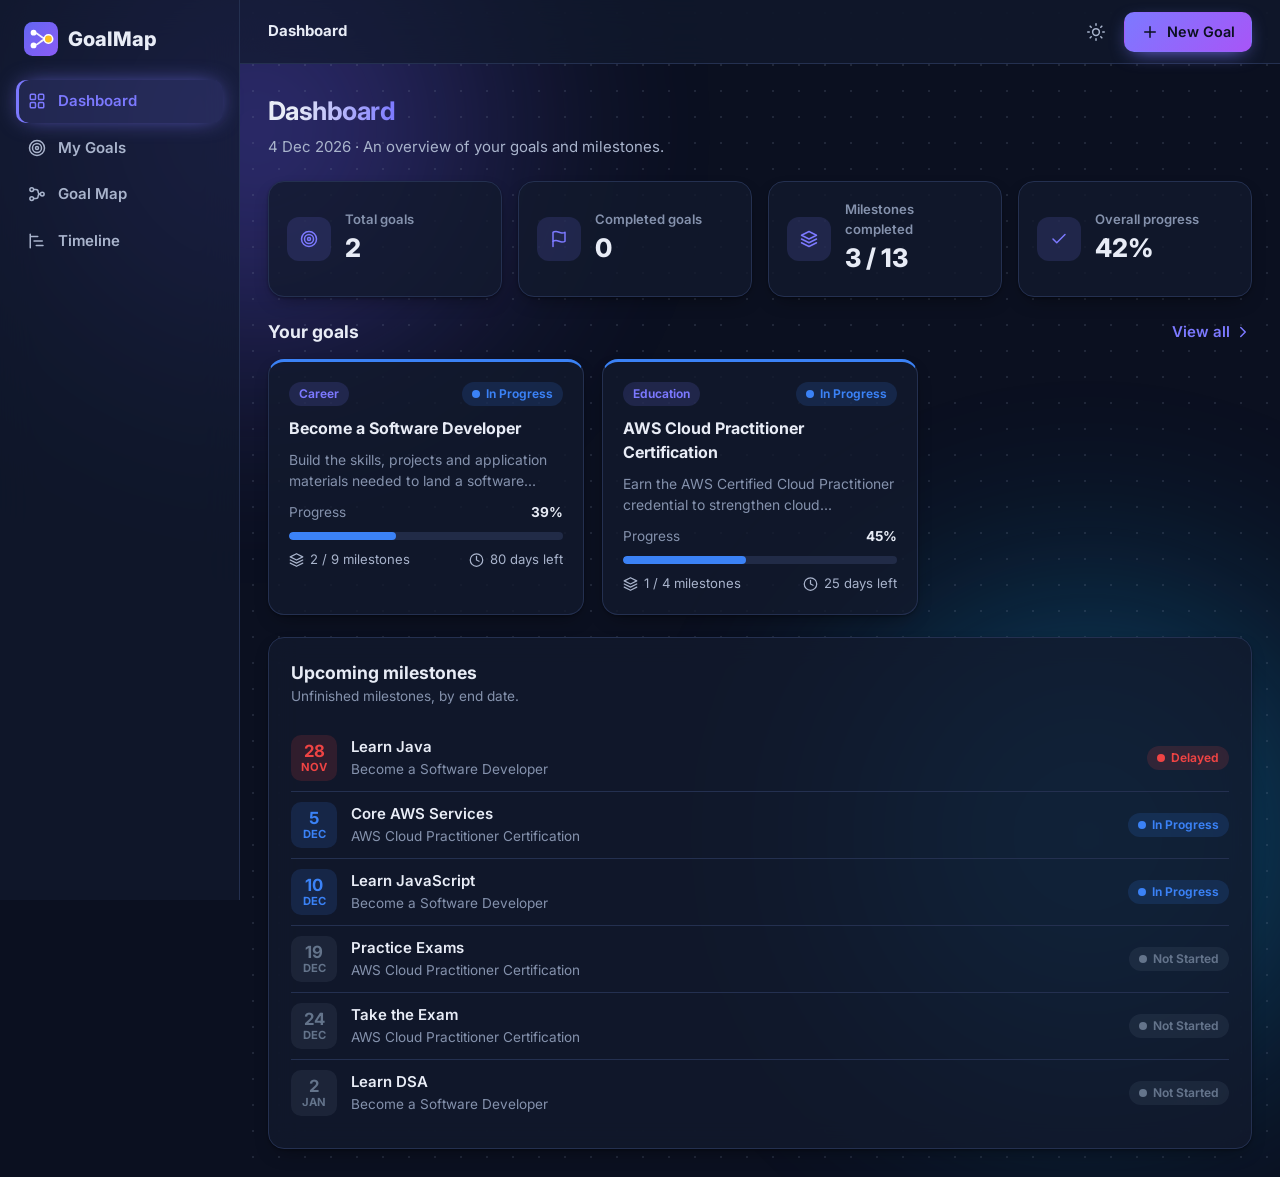
<file: index.html>
<!DOCTYPE html>
<html lang="en">
<head>
  <meta charset="UTF-8">
  <meta name="viewport" content="width=device-width, initial-scale=1">
  <title>Dashboard · GoalMap</title>
  <link rel="icon" type="image/svg+xml" href="assets/icons/logo.svg">
  <link rel="stylesheet" href="https://fonts.googleapis.com/css2?family=Inter:wght@400;600;700;800&display=swap">
  <link rel="stylesheet" href="css/style.css">
  <!-- Apply the saved theme before the page is drawn (dark by default) -->
  <script>document.documentElement.dataset.theme = localStorage.getItem('goalmap_theme') === 'light' ? 'light' : 'dark';</script>
</head>
<body data-page="dashboard">
  <aside class="sidebar" id="sidebar"></aside>
  <div class="main">
    <header class="topbar" id="topbar"></header>
    <main class="page" id="page"></main>
  </div>
  <script src="js/utils.js"></script>
  <script src="js/storage.js"></script>
  <script src="js/dependencies.js"></script>
  <script src="js/timeline.js"></script>
  <script src="js/goals.js"></script>
  <script src="js/app.js"></script>
</body>
</html>
</file>
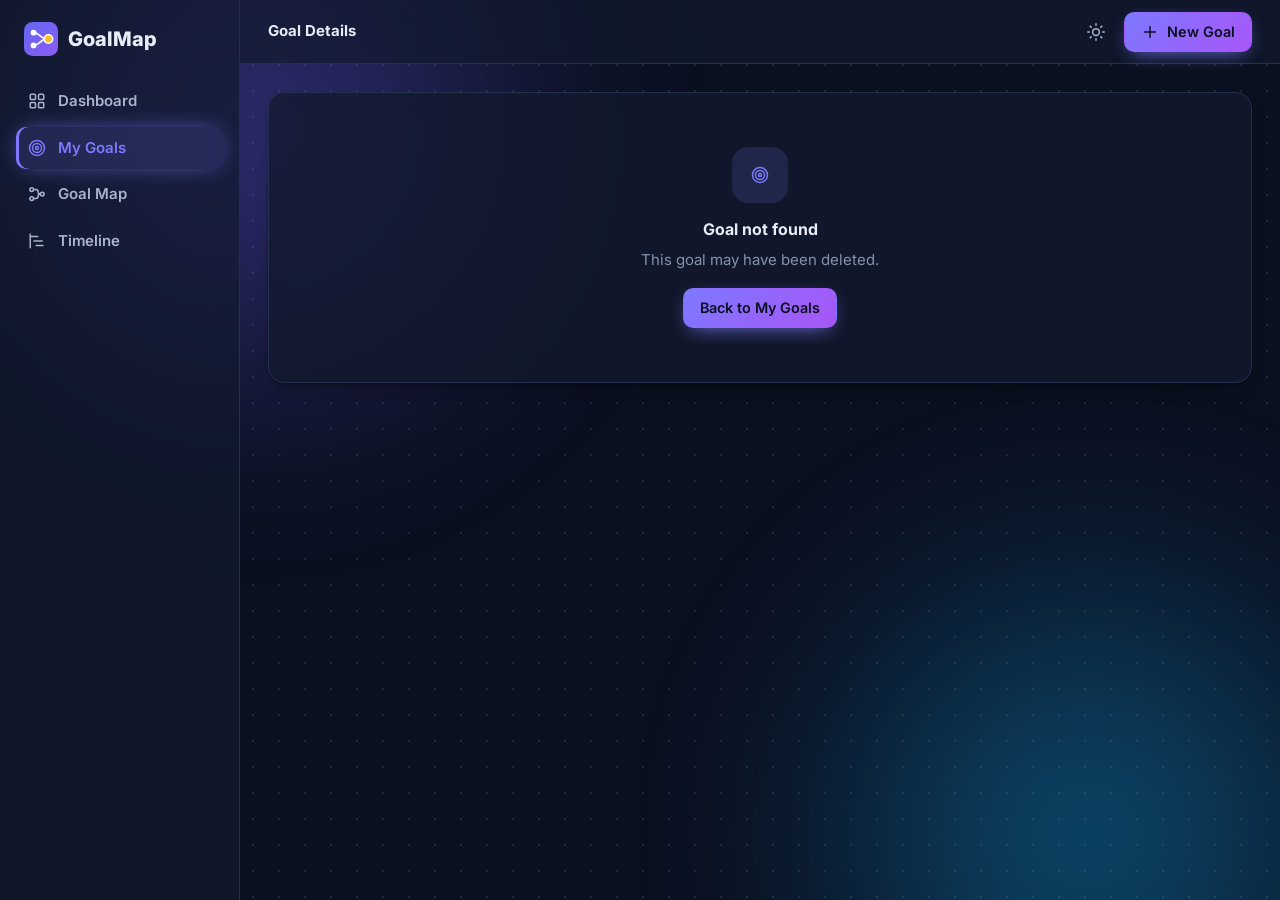
<file: goal-details.html>
<!DOCTYPE html>
<html lang="en">
<head>
  <meta charset="UTF-8">
  <meta name="viewport" content="width=device-width, initial-scale=1">
  <title>Goal Details · GoalMap</title>
  <link rel="icon" type="image/svg+xml" href="assets/icons/logo.svg">
  <link rel="stylesheet" href="https://fonts.googleapis.com/css2?family=Inter:wght@400;600;700;800&display=swap">
  <link rel="stylesheet" href="css/style.css">
  <!-- Apply the saved theme before the page is drawn (dark by default) -->
  <script>document.documentElement.dataset.theme = localStorage.getItem('goalmap_theme') === 'light' ? 'light' : 'dark';</script>
</head>
<body data-page="details">
  <aside class="sidebar" id="sidebar"></aside>
  <div class="main">
    <header class="topbar" id="topbar"></header>
    <main class="page" id="page"></main>
  </div>
  <script src="js/utils.js"></script>
  <script src="js/storage.js"></script>
  <script src="js/dependencies.js"></script>
  <script src="js/timeline.js"></script>
  <script src="js/goals.js"></script>
  <script src="js/app.js"></script>
</body>
</html>
</file>
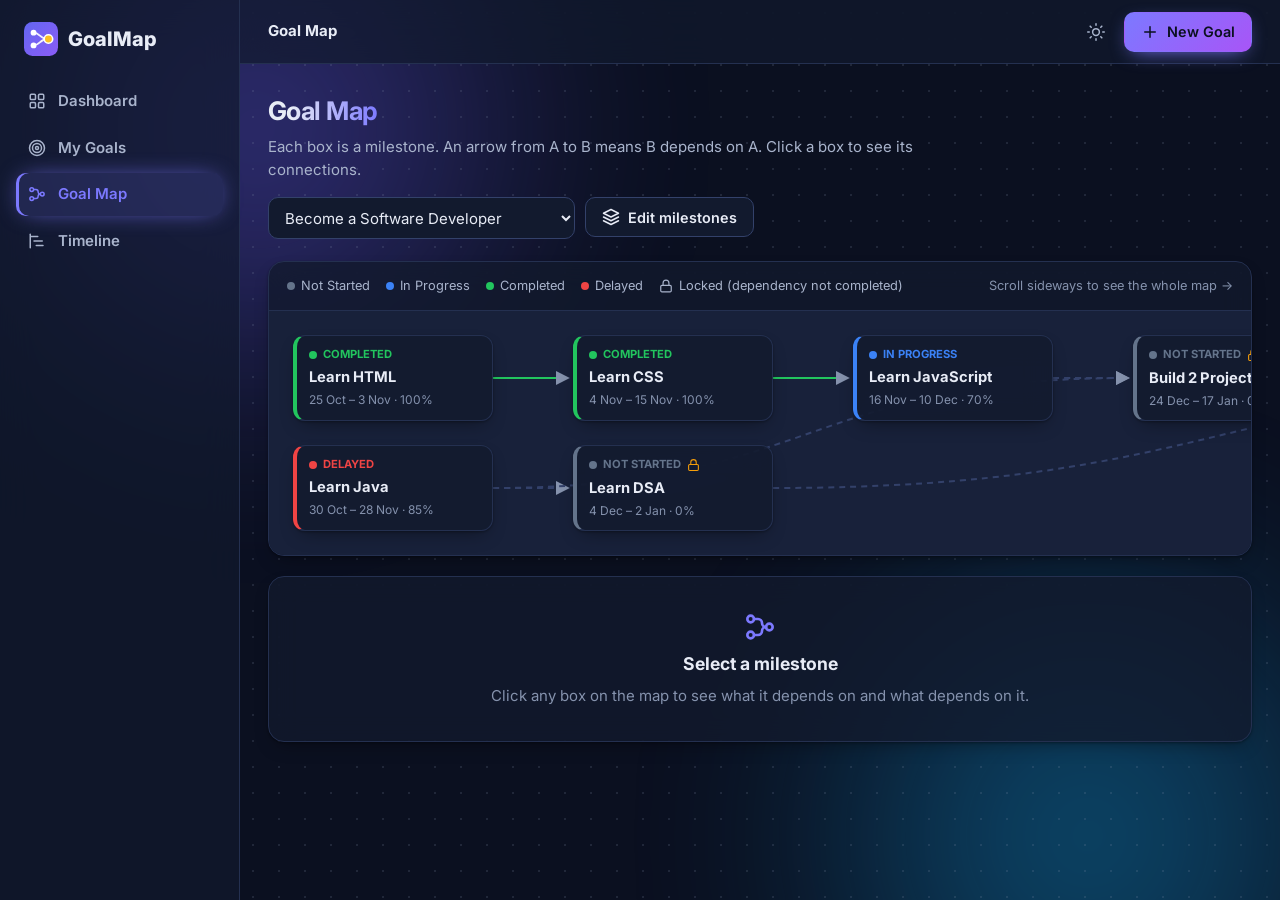
<file: goal-map.html>
<!DOCTYPE html>
<html lang="en">
<head>
  <meta charset="UTF-8">
  <meta name="viewport" content="width=device-width, initial-scale=1">
  <title>Goal Map · GoalMap</title>
  <link rel="icon" type="image/svg+xml" href="assets/icons/logo.svg">
  <link rel="stylesheet" href="https://fonts.googleapis.com/css2?family=Inter:wght@400;600;700;800&display=swap">
  <link rel="stylesheet" href="css/style.css">
  <!-- Apply the saved theme before the page is drawn (dark by default) -->
  <script>document.documentElement.dataset.theme = localStorage.getItem('goalmap_theme') === 'light' ? 'light' : 'dark';</script>
</head>
<body data-page="map">
  <aside class="sidebar" id="sidebar"></aside>
  <div class="main">
    <header class="topbar" id="topbar"></header>
    <main class="page" id="page"></main>
  </div>
  <script src="js/utils.js"></script>
  <script src="js/storage.js"></script>
  <script src="js/dependencies.js"></script>
  <script src="js/timeline.js"></script>
  <script src="js/goals.js"></script>
  <script src="js/app.js"></script>
</body>
</html>
</file>
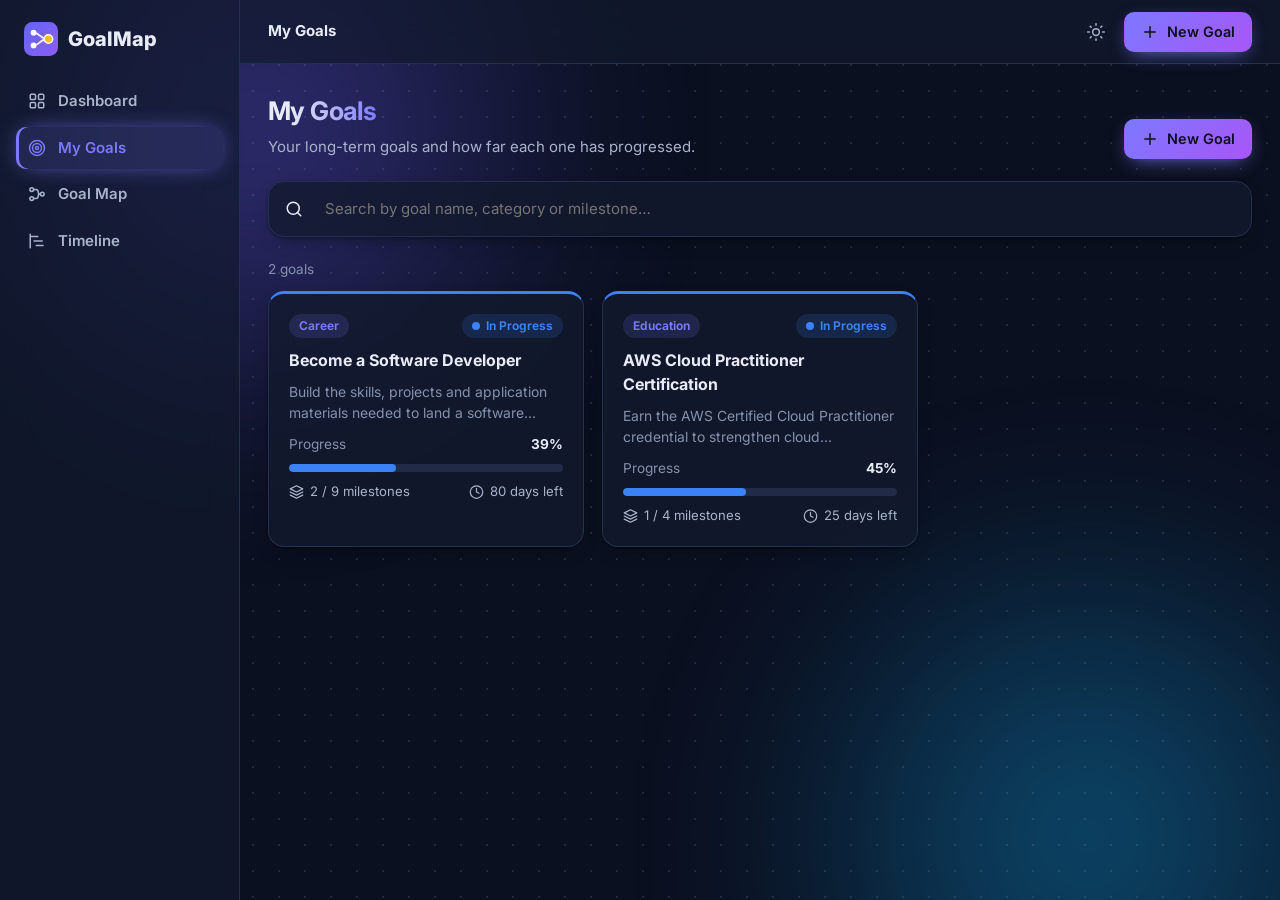
<file: goals.html>
<!DOCTYPE html>
<html lang="en">
<head>
  <meta charset="UTF-8">
  <meta name="viewport" content="width=device-width, initial-scale=1">
  <title>My Goals · GoalMap</title>
  <link rel="icon" type="image/svg+xml" href="assets/icons/logo.svg">
  <link rel="stylesheet" href="https://fonts.googleapis.com/css2?family=Inter:wght@400;600;700;800&display=swap">
  <link rel="stylesheet" href="css/style.css">
  <!-- Apply the saved theme before the page is drawn (dark by default) -->
  <script>document.documentElement.dataset.theme = localStorage.getItem('goalmap_theme') === 'light' ? 'light' : 'dark';</script>
</head>
<body data-page="goals">
  <aside class="sidebar" id="sidebar"></aside>
  <div class="main">
    <header class="topbar" id="topbar"></header>
    <main class="page" id="page"></main>
  </div>
  <script src="js/utils.js"></script>
  <script src="js/storage.js"></script>
  <script src="js/dependencies.js"></script>
  <script src="js/timeline.js"></script>
  <script src="js/goals.js"></script>
  <script src="js/app.js"></script>
</body>
</html>
</file>
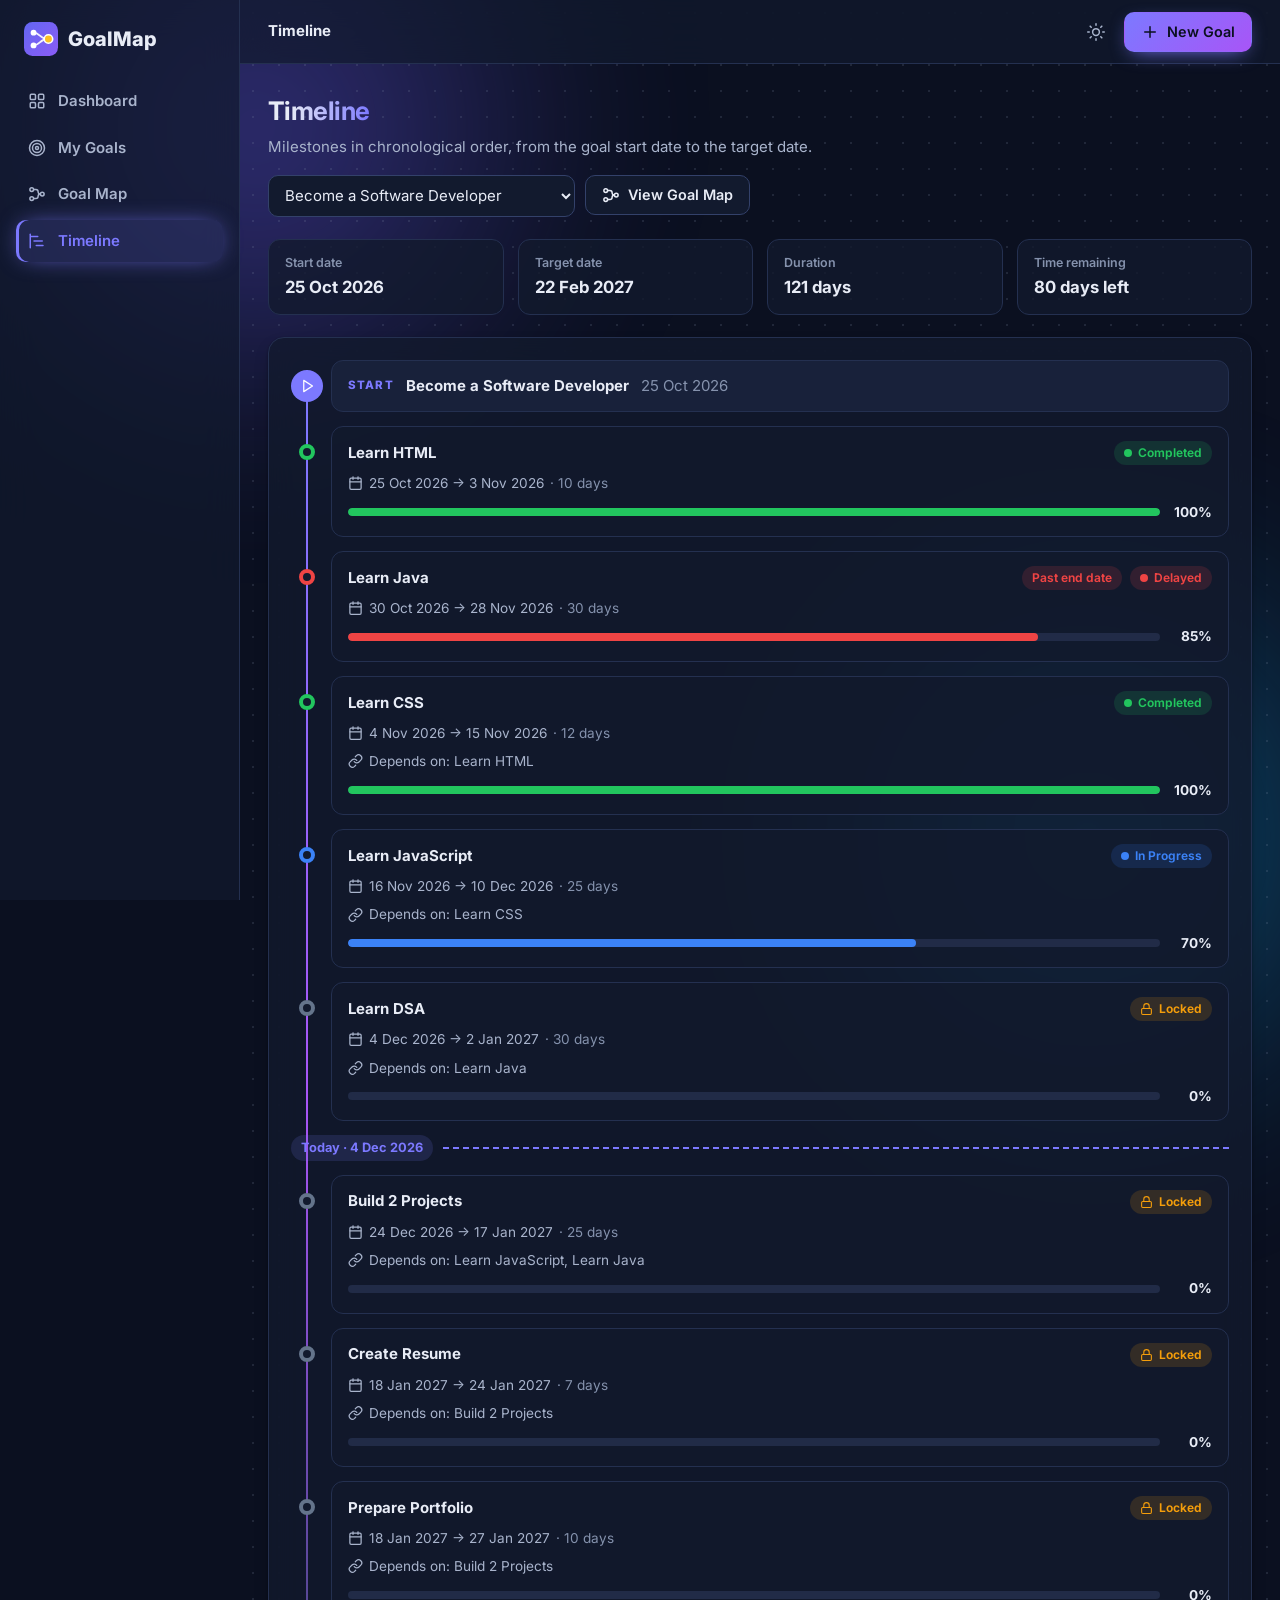
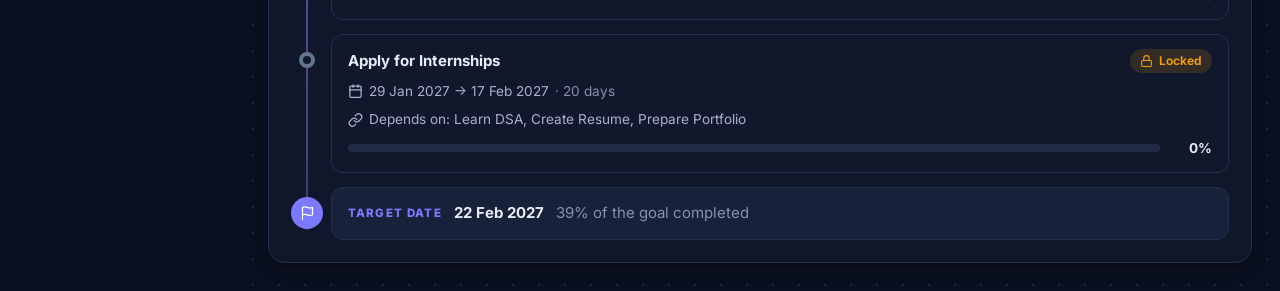
<file: timeline.html>
<!DOCTYPE html>
<html lang="en">
<head>
  <meta charset="UTF-8">
  <meta name="viewport" content="width=device-width, initial-scale=1">
  <title>Timeline · GoalMap</title>
  <link rel="icon" type="image/svg+xml" href="assets/icons/logo.svg">
  <link rel="stylesheet" href="https://fonts.googleapis.com/css2?family=Inter:wght@400;600;700;800&display=swap">
  <link rel="stylesheet" href="css/style.css">
  <!-- Apply the saved theme before the page is drawn (dark by default) -->
  <script>document.documentElement.dataset.theme = localStorage.getItem('goalmap_theme') === 'light' ? 'light' : 'dark';</script>
</head>
<body data-page="timeline">
  <aside class="sidebar" id="sidebar"></aside>
  <div class="main">
    <header class="topbar" id="topbar"></header>
    <main class="page" id="page"></main>
  </div>
  <script src="js/utils.js"></script>
  <script src="js/storage.js"></script>
  <script src="js/dependencies.js"></script>
  <script src="js/timeline.js"></script>
  <script src="js/goals.js"></script>
  <script src="js/app.js"></script>
</body>
</html>
</file>
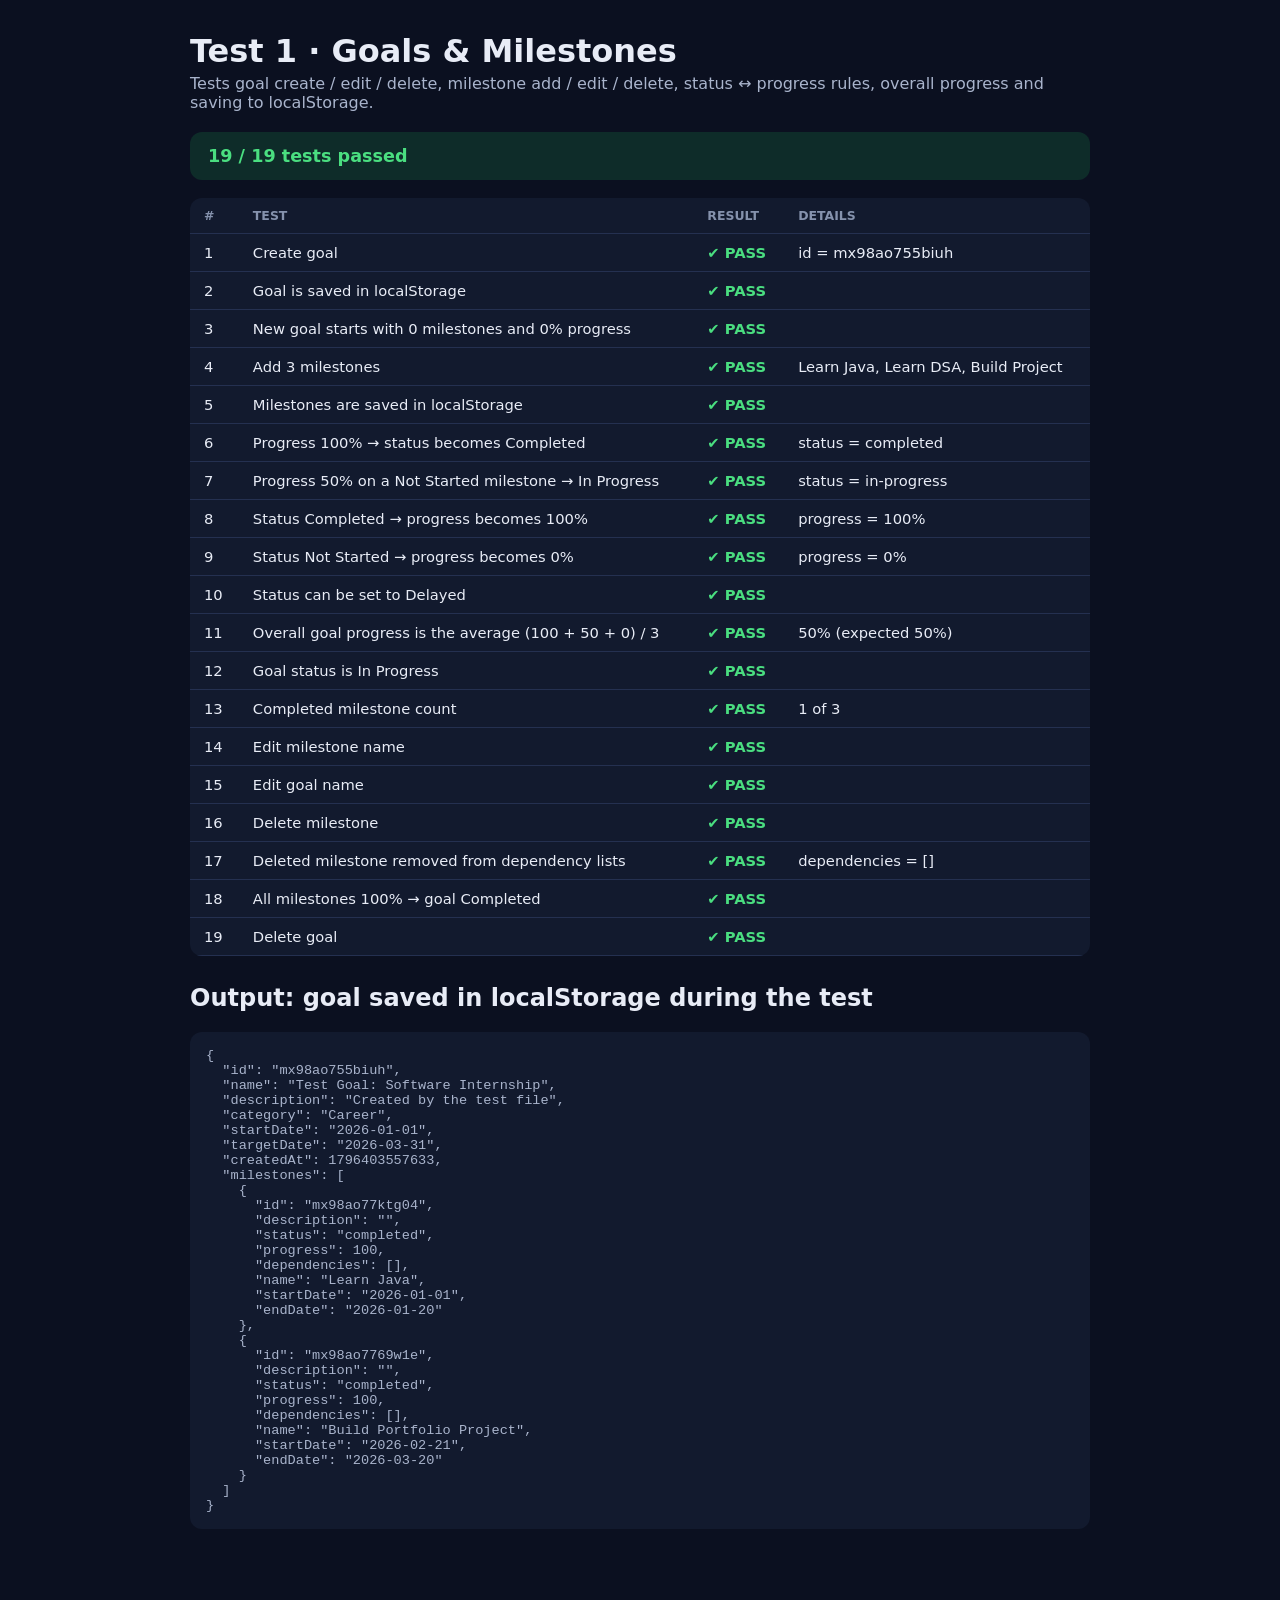
<file: tests/test-1-goals-milestones.html>
<!DOCTYPE html>
<html lang="en">
<head>
  <meta charset="UTF-8">
  <meta name="viewport" content="width=device-width, initial-scale=1">
  <title>Test 1 · Goals & Milestones · GoalMap</title>
  <style>
    body { font-family: "Segoe UI", system-ui, sans-serif; background: #0b1020; color: #e8ecf6; margin: 0; padding: 32px; }
    main { max-width: 900px; margin: 0 auto; }
    h1 { margin: 0 0 4px; } p.sub { color: #a9b4cc; margin: 0 0 20px; }
    .summary { padding: 14px 18px; border-radius: 12px; font-weight: 700; font-size: 1.1rem; margin-bottom: 18px; }
    .ok { background: rgba(34,197,94,.15); color: #4ade80; } .bad { background: rgba(239,68,68,.15); color: #f87171; }
    table { width: 100%; border-collapse: collapse; background: #121a2e; border-radius: 12px; overflow: hidden; }
    th, td { text-align: left; padding: 10px 14px; border-bottom: 1px solid #243050; font-size: .92rem; }
    th { color: #8592ad; font-size: .78rem; text-transform: uppercase; }
    .pass { color: #4ade80; font-weight: 700; } .fail { color: #f87171; font-weight: 700; }
    h2 { margin-top: 28px; } pre { background: #121a2e; padding: 16px; border-radius: 12px; overflow: auto; font-size: .85rem; color: #a9b4cc; }
  </style>
</head>
<body>
<main>
  <h1>Test 1 · Goals & Milestones</h1>
  <p class="sub">Tests goal create / edit / delete, milestone add / edit / delete, status ↔ progress rules, overall progress and saving to localStorage.</p>
  <div id="summary" class="summary"></div>
  <table><thead><tr><th>#</th><th>Test</th><th>Result</th><th>Details</th></tr></thead><tbody id="results"></tbody></table>
  <h2>Output: goal saved in localStorage during the test</h2>
  <pre id="output"></pre>
</main>

<!-- The real project code being tested -->
<script src="../js/utils.js"></script>
<script src="../js/storage.js"></script>
<script src="../js/dependencies.js"></script>
<script src="../js/goals.js"></script>
<script>
  /* ---------- Tiny test helper: records each check and shows it in the table ---------- */
  const results = [];
  function test(name, condition, details = '') {
    results.push({ name, passed: !!condition, details });
    console.log(`${condition ? 'PASS' : 'FAIL'} - ${name}`, details);
  }
  const savedGoals = () => JSON.parse(localStorage.getItem('goalmap_data'));

  // Back up the user's real data so this test does not change it.
  const backup = localStorage.getItem('goalmap_data');

  try {
    /* 1. Create a goal */
    const goal = Goals.create({
      name: 'Test Goal: Get Internship', description: 'Created by the test file',
      category: 'Career', startDate: '2026-01-01', targetDate: '2026-03-31',
    });
    test('Create goal', Store.get(goal.id) !== null, `id = ${goal.id}`);
    test('Goal is saved in localStorage', savedGoals().some(g => g.id === goal.id));
    test('New goal starts with 0 milestones and 0% progress', goal.milestones.length === 0 && Goals.progress(goal) === 0);

    /* 2. Add milestones */
    const base = { description: '', status: 'not-started', progress: 0, dependencies: [] };
    Goals.addMilestone(goal, { ...base, name: 'Learn Java', startDate: '2026-01-01', endDate: '2026-01-20' });
    Goals.addMilestone(goal, { ...base, name: 'Learn DSA', startDate: '2026-01-21', endDate: '2026-02-20' });
    Goals.addMilestone(goal, { ...base, name: 'Build Project', startDate: '2026-02-21', endDate: '2026-03-20' });
    const [java, dsa, project] = goal.milestones;
    test('Add 3 milestones', goal.milestones.length === 3, goal.milestones.map(m => m.name).join(', '));
    test('Milestones are saved in localStorage', savedGoals().find(g => g.id === goal.id).milestones.length === 3);

    /* 3. Status ↔ progress rules */
    Goals.updateMilestone(goal, java, { progress: 100 }, 'progress');
    test('Progress 100% → status becomes Completed', java.status === 'completed', `status = ${java.status}`);

    Goals.updateMilestone(goal, dsa, { progress: 50 }, 'progress');
    test('Progress 50% on a Not Started milestone → In Progress', dsa.status === 'in-progress', `status = ${dsa.status}`);

    Goals.updateMilestone(goal, project, { status: 'completed' }, 'status');
    test('Status Completed → progress becomes 100%', project.progress === 100, `progress = ${project.progress}%`);

    Goals.updateMilestone(goal, project, { status: 'not-started' }, 'status');
    test('Status Not Started → progress becomes 0%', project.progress === 0, `progress = ${project.progress}%`);

    Goals.updateMilestone(goal, project, { status: 'delayed' }, 'status');
    test('Status can be set to Delayed', project.status === 'delayed');

    /* 4. Overall goal progress = average of milestone progress */
    const expected = Math.round((100 + 50 + 0) / 3);
    test('Overall goal progress is the average (100 + 50 + 0) / 3', Goals.progress(goal) === expected, `${Goals.progress(goal)}% (expected ${expected}%)`);
    test('Goal status is In Progress', Goals.status(goal) === 'in-progress');
    test('Completed milestone count', Goals.completedCount(goal) === 1, `${Goals.completedCount(goal)} of 3`);

    /* 5. Edit a milestone and a goal */
    Goals.updateMilestone(goal, project, { name: 'Build Portfolio Project' });
    test('Edit milestone name', savedGoals().find(g => g.id === goal.id).milestones[2].name === 'Build Portfolio Project');
    Goals.update(goal, { name: 'Test Goal: Software Internship' });
    test('Edit goal name', savedGoals().find(g => g.id === goal.id).name === 'Test Goal: Software Internship');

    /* 6. Delete a milestone (its id is also removed from other milestones' dependencies) */
    project.dependencies = [dsa.id];
    Goals.removeMilestone(goal, dsa);
    test('Delete milestone', goal.milestones.length === 2 && !goal.milestones.includes(dsa));
    test('Deleted milestone removed from dependency lists', !project.dependencies.includes(dsa.id), `dependencies = [${project.dependencies}]`);

    /* 7. Goal becomes Completed when every milestone reaches 100% */
    Goals.updateMilestone(goal, project, { progress: 100 }, 'progress');
    test('All milestones 100% → goal Completed', Goals.status(goal) === 'completed' && Goals.progress(goal) === 100);

    // Show the saved goal as output
    document.getElementById('output').textContent = JSON.stringify(savedGoals().find(g => g.id === goal.id), null, 2);

    /* 8. Delete the goal */
    Goals.remove(goal);
    test('Delete goal', !savedGoals().some(g => g.id === goal.id));
  } catch (err) {
    test('Test file ran without errors', false, err.message);
  } finally {
    // Put the user's real data back.
    if (backup === null) localStorage.removeItem('goalmap_data'); else localStorage.setItem('goalmap_data', backup);
  }

  /* ---------- Show results ---------- */
  const passed = results.filter(r => r.passed).length;
  const summary = document.getElementById('summary');
  summary.textContent = `${passed} / ${results.length} tests passed`;
  summary.className = `summary ${passed === results.length ? 'ok' : 'bad'}`;
  document.getElementById('results').innerHTML = results.map((r, i) =>
    `<tr><td>${i + 1}</td><td>${U.esc(r.name)}</td><td class="${r.passed ? 'pass' : 'fail'}">${r.passed ? '✔ PASS' : '✘ FAIL'}</td><td>${U.esc(r.details)}</td></tr>`).join('');
</script>
</body>
</html>
</file>
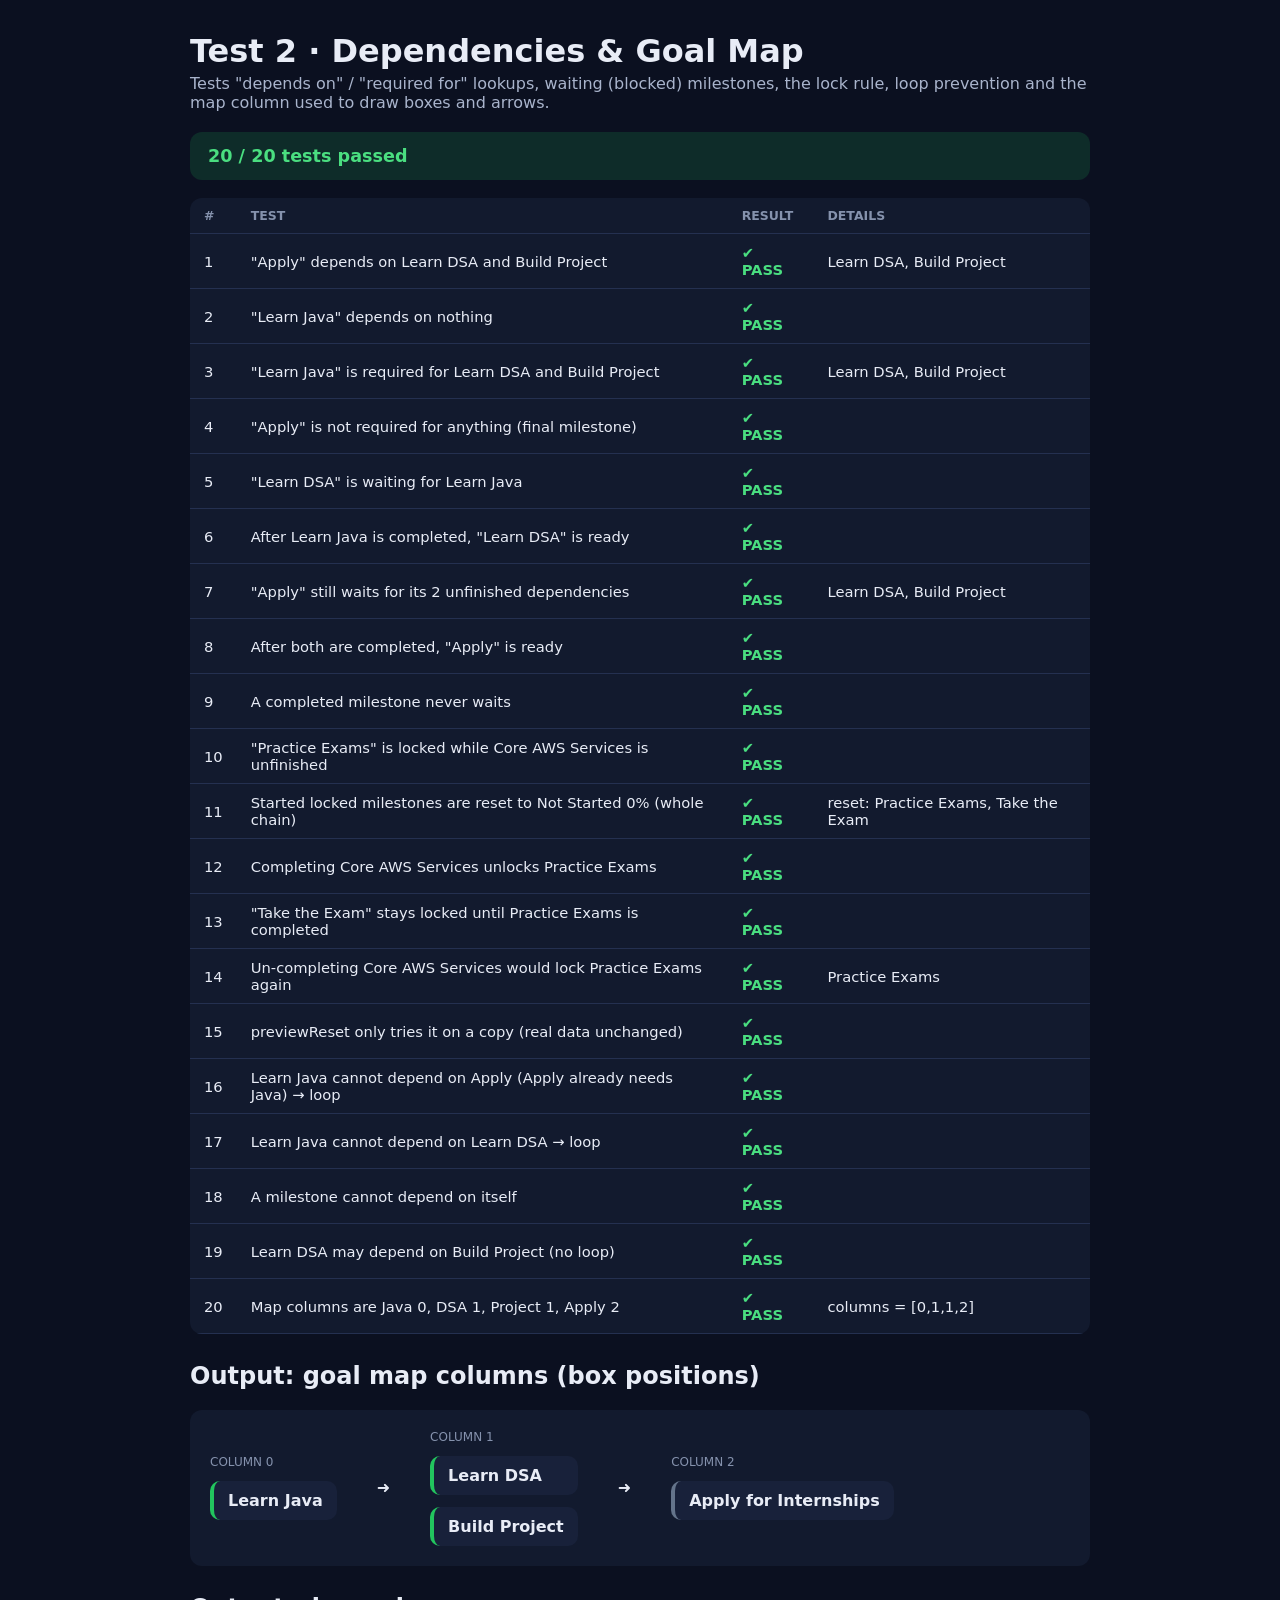
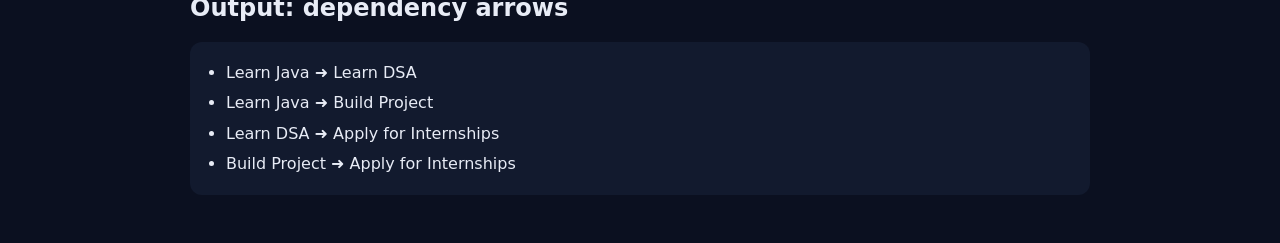
<file: tests/test-2-dependencies-map.html>
<!DOCTYPE html>
<html lang="en">
<head>
  <meta charset="UTF-8">
  <meta name="viewport" content="width=device-width, initial-scale=1">
  <title>Test 2 · Dependencies & Goal Map · GoalMap</title>
  <style>
    body { font-family: "Segoe UI", system-ui, sans-serif; background: #0b1020; color: #e8ecf6; margin: 0; padding: 32px; }
    main { max-width: 900px; margin: 0 auto; }
    h1 { margin: 0 0 4px; } p.sub { color: #a9b4cc; margin: 0 0 20px; }
    .summary { padding: 14px 18px; border-radius: 12px; font-weight: 700; font-size: 1.1rem; margin-bottom: 18px; }
    .ok { background: rgba(34,197,94,.15); color: #4ade80; } .bad { background: rgba(239,68,68,.15); color: #f87171; }
    table { width: 100%; border-collapse: collapse; background: #121a2e; border-radius: 12px; overflow: hidden; }
    th, td { text-align: left; padding: 10px 14px; border-bottom: 1px solid #243050; font-size: .92rem; }
    th { color: #8592ad; font-size: .78rem; text-transform: uppercase; }
    .pass { color: #4ade80; font-weight: 700; } .fail { color: #f87171; font-weight: 700; }
    h2 { margin-top: 28px; }
    .columns { display: flex; gap: 40px; align-items: center; background: #121a2e; padding: 20px; border-radius: 12px; overflow: auto; }
    .col { display: flex; flex-direction: column; gap: 12px; }
    .col span { font-size: .75rem; color: #8592ad; text-transform: uppercase; }
    .box { padding: 10px 14px; border-radius: 10px; background: #18213a; border-left: 4px solid #64748b; white-space: nowrap; font-weight: 600; }
    .box.done { border-left-color: #22c55e; }
    ul.links { background: #121a2e; padding: 16px 16px 16px 36px; border-radius: 12px; line-height: 1.9; }
  </style>
</head>
<body>
<main>
  <h1>Test 2 · Dependencies & Goal Map</h1>
  <p class="sub">Tests "depends on" / "required for" lookups, waiting (blocked) milestones, the lock rule, loop prevention and the map column used to draw boxes and arrows.</p>
  <div id="summary" class="summary"></div>
  <table><thead><tr><th>#</th><th>Test</th><th>Result</th><th>Details</th></tr></thead><tbody id="results"></tbody></table>
  <h2>Output: goal map columns (box positions)</h2>
  <div class="columns" id="map"></div>
  <h2>Output: dependency arrows</h2>
  <ul class="links" id="links"></ul>
</main>

<!-- The real project code being tested -->
<script src="../js/utils.js"></script>
<script src="../js/dependencies.js"></script>
<script src="../js/goals.js"></script>
<script>
  /* ---------- Tiny test helper ---------- */
  const results = [];
  function test(name, condition, details = '') {
    results.push({ name, passed: !!condition, details });
    console.log(`${condition ? 'PASS' : 'FAIL'} - ${name}`, details);
  }
  const names = list => list.map(m => m.name).join(', ') || '(none)';

  /* Test goal (kept in memory only — nothing is saved):
       Learn Java ──► Learn DSA ─────┐
            └──────► Build Project ──┴──► Apply for Internships       */
  const ms = (id, name, dependencies, status = 'not-started') => ({ id, name, dependencies, status, progress: 0, startDate: '2026-01-01', endDate: '2026-01-10' });
  const java = ms('a', 'Learn Java', []);
  const dsa = ms('b', 'Learn DSA', ['a']);
  const project = ms('c', 'Build Project', ['a']);
  const apply = ms('d', 'Apply for Internships', ['b', 'c']);
  const goal = { name: 'Test goal', milestones: [java, dsa, project, apply] };

  try {
    /* 1. Depends on / Required for */
    test('"Apply" depends on Learn DSA and Build Project', names(Deps.prerequisites(goal, apply)) === 'Learn DSA, Build Project', names(Deps.prerequisites(goal, apply)));
    test('"Learn Java" depends on nothing', Deps.prerequisites(goal, java).length === 0);
    test('"Learn Java" is required for Learn DSA and Build Project', names(Deps.dependents(goal, java)) === 'Learn DSA, Build Project', names(Deps.dependents(goal, java)));
    test('"Apply" is not required for anything (final milestone)', Deps.dependents(goal, apply).length === 0);

    /* 2. Waiting for (blocked) */
    test('"Learn DSA" is waiting for Learn Java', names(Deps.waitingFor(goal, dsa)) === 'Learn Java');
    java.status = 'completed';
    test('After Learn Java is completed, "Learn DSA" is ready', Deps.waitingFor(goal, dsa).length === 0);
    test('"Apply" still waits for its 2 unfinished dependencies', Deps.waitingFor(goal, apply).length === 2, names(Deps.waitingFor(goal, apply)));
    dsa.status = 'completed';
    project.status = 'completed';
    test('After both are completed, "Apply" is ready', Deps.waitingFor(goal, apply).length === 0);
    test('A completed milestone never waits', Deps.waitingFor(goal, java).length === 0);

    /* 2b. Lock rule: a milestone stays Not Started (0%) until all its dependencies are completed */
    const g2 = { milestones: [
      ms('p', 'Core AWS Services', [], 'in-progress'),
      { ...ms('q', 'Practice Exams', ['p'], 'in-progress'), progress: 40 },
      { ...ms('r', 'Take the Exam', ['q'], 'in-progress'), progress: 10 },
    ] };
    test('"Practice Exams" is locked while Core AWS Services is unfinished', Goals.isLocked(g2, g2.milestones[1]) === true);
    const reset = Goals.enforceLocks(g2);
    test('Started locked milestones are reset to Not Started 0% (whole chain)', reset.join(', ') === 'Practice Exams, Take the Exam' &&
      g2.milestones.slice(1).every(m => m.status === 'not-started' && m.progress === 0), `reset: ${reset.join(', ')}`);
    g2.milestones[0].status = 'completed';
    test('Completing Core AWS Services unlocks Practice Exams', Goals.isLocked(g2, g2.milestones[1]) === false);
    test('"Take the Exam" stays locked until Practice Exams is completed', Goals.isLocked(g2, g2.milestones[2]) === true);
    g2.milestones[1].status = 'in-progress'; g2.milestones[1].progress = 30;
    const preview = Goals.previewReset(g2, g2.milestones[0], { status: 'in-progress' }, 'status');
    test('Un-completing Core AWS Services would lock Practice Exams again', preview.join() === 'Practice Exams', preview.join(', '));
    test('previewReset only tries it on a copy (real data unchanged)', g2.milestones[1].progress === 30);

    /* 3. Loop prevention (A → B → A is not allowed) */
    test('Learn Java cannot depend on Apply (Apply already needs Java) → loop', Deps.createsLoop(goal, java, apply) === true);
    test('Learn Java cannot depend on Learn DSA → loop', Deps.createsLoop(goal, java, dsa) === true);
    test('A milestone cannot depend on itself', Deps.createsLoop(goal, dsa, dsa) === true);
    test('Learn DSA may depend on Build Project (no loop)', Deps.createsLoop(goal, dsa, project) === false);

    /* 4. Map columns: 0 = no dependencies, otherwise 1 + deepest dependency */
    const cols = goal.milestones.map(m => Deps.column(goal, m));
    test('Map columns are Java 0, DSA 1, Project 1, Apply 2', cols.join() === '0,1,1,2', `columns = [${cols}]`);

    /* Output: draw the columns and the arrows as text */
    const columns = [];
    goal.milestones.forEach(m => (columns[Deps.column(goal, m)] = columns[Deps.column(goal, m)] || []).push(m));
    document.getElementById('map').innerHTML = columns.map((list, i) =>
      `<div class="col"><span>Column ${i}</span>${list.map(m => `<div class="box ${m.status === 'completed' ? 'done' : ''}">${m.name}</div>`).join('')}</div>`).join('<div>➜</div>');
    document.getElementById('links').innerHTML = goal.milestones.flatMap(m =>
      Deps.prerequisites(goal, m).map(p => `<li>${p.name} ➜ ${m.name}</li>`)).join('');
  } catch (err) {
    test('Test file ran without errors', false, err.message);
  }

  /* ---------- Show results ---------- */
  const passed = results.filter(r => r.passed).length;
  const summary = document.getElementById('summary');
  summary.textContent = `${passed} / ${results.length} tests passed`;
  summary.className = `summary ${passed === results.length ? 'ok' : 'bad'}`;
  document.getElementById('results').innerHTML = results.map((r, i) =>
    `<tr><td>${i + 1}</td><td>${U.esc(r.name)}</td><td class="${r.passed ? 'pass' : 'fail'}">${r.passed ? '✔ PASS' : '✘ FAIL'}</td><td>${U.esc(r.details)}</td></tr>`).join('');
</script>
</body>
</html>
</file>
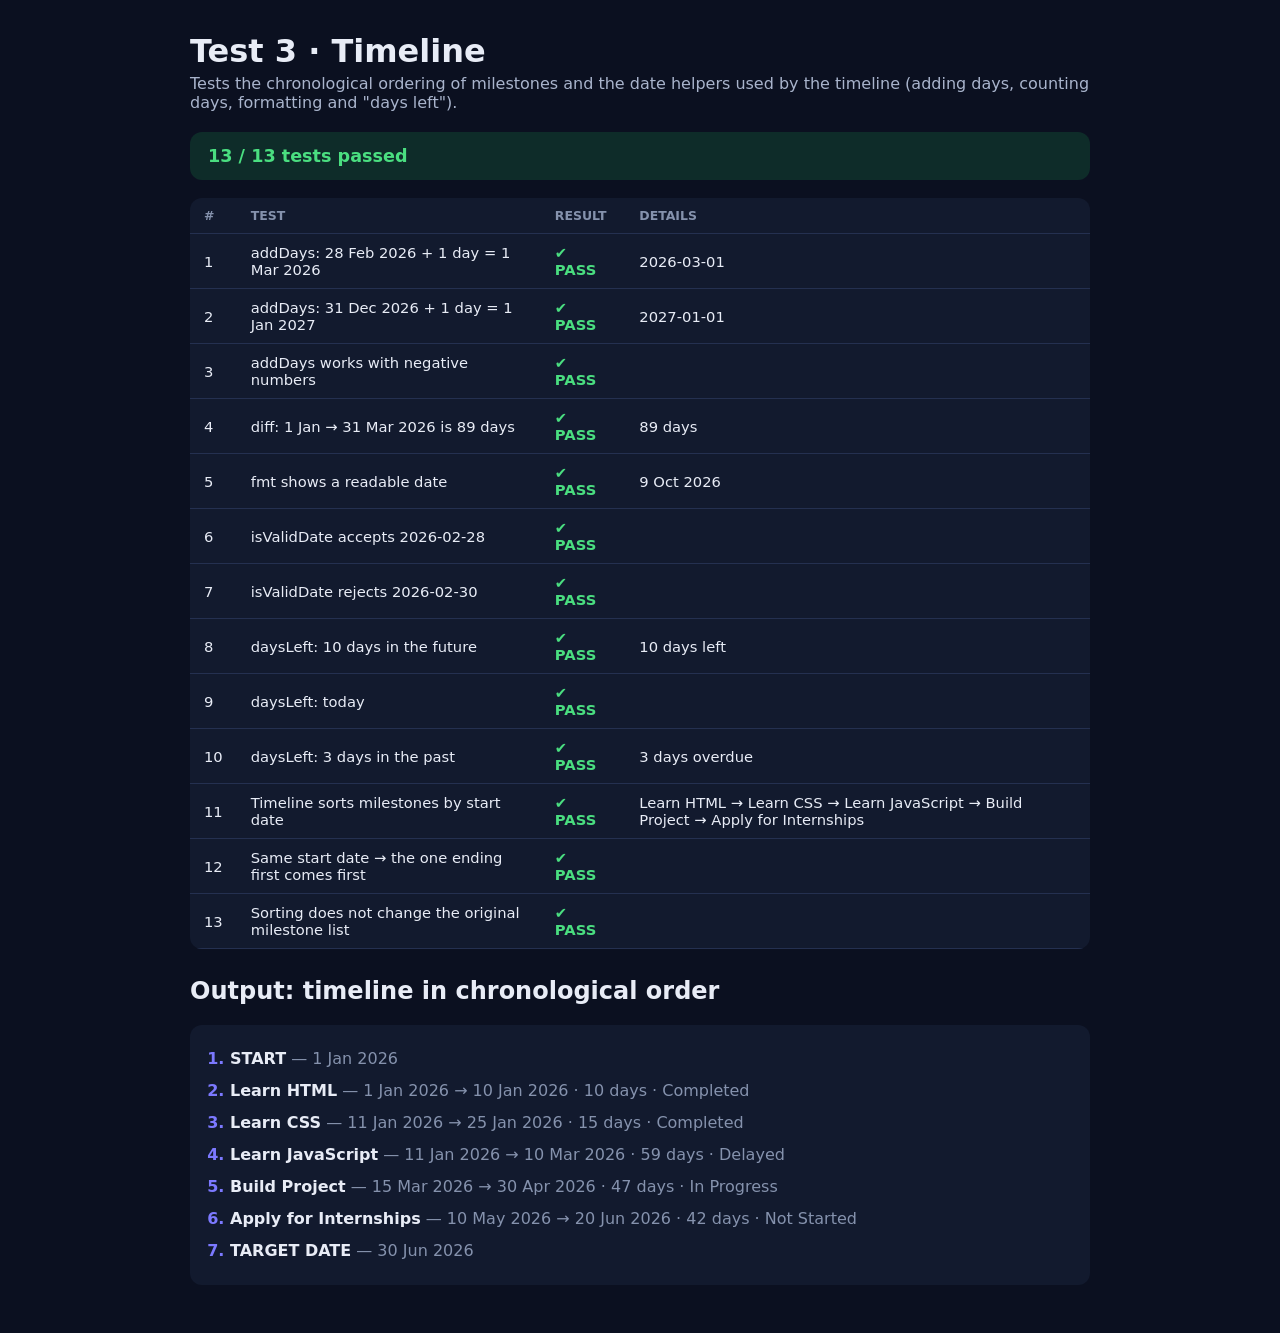
<file: tests/test-3-timeline.html>
<!DOCTYPE html>
<html lang="en">
<head>
  <meta charset="UTF-8">
  <meta name="viewport" content="width=device-width, initial-scale=1">
  <title>Test 3 · Timeline · GoalMap</title>
  <style>
    body { font-family: "Segoe UI", system-ui, sans-serif; background: #0b1020; color: #e8ecf6; margin: 0; padding: 32px; }
    main { max-width: 900px; margin: 0 auto; }
    h1 { margin: 0 0 4px; } p.sub { color: #a9b4cc; margin: 0 0 20px; }
    .summary { padding: 14px 18px; border-radius: 12px; font-weight: 700; font-size: 1.1rem; margin-bottom: 18px; }
    .ok { background: rgba(34,197,94,.15); color: #4ade80; } .bad { background: rgba(239,68,68,.15); color: #f87171; }
    table { width: 100%; border-collapse: collapse; background: #121a2e; border-radius: 12px; overflow: hidden; }
    th, td { text-align: left; padding: 10px 14px; border-bottom: 1px solid #243050; font-size: .92rem; }
    th { color: #8592ad; font-size: .78rem; text-transform: uppercase; }
    .pass { color: #4ade80; font-weight: 700; } .fail { color: #f87171; font-weight: 700; }
    h2 { margin-top: 28px; }
    ol.timeline { background: #121a2e; padding: 18px 18px 18px 40px; border-radius: 12px; line-height: 2; }
    ol.timeline li::marker { color: #7c79ff; font-weight: 700; }
    .muted { color: #8592ad; }
  </style>
</head>
<body>
<main>
  <h1>Test 3 · Timeline</h1>
  <p class="sub">Tests the chronological ordering of milestones and the date helpers used by the timeline (adding days, counting days, formatting and "days left").</p>
  <div id="summary" class="summary"></div>
  <table><thead><tr><th>#</th><th>Test</th><th>Result</th><th>Details</th></tr></thead><tbody id="results"></tbody></table>
  <h2>Output: timeline in chronological order</h2>
  <ol class="timeline" id="output"></ol>
</main>

<!-- The real project code being tested -->
<script src="../js/utils.js"></script>
<script src="../js/timeline.js"></script>
<script>
  /* ---------- Tiny test helper ---------- */
  const results = [];
  function test(name, condition, details = '') {
    results.push({ name, passed: !!condition, details });
    console.log(`${condition ? 'PASS' : 'FAIL'} - ${name}`, details);
  }

  try {
    /* 1. Date helpers */
    test('addDays: 28 Feb 2026 + 1 day = 1 Mar 2026', U.addDays('2026-02-28', 1) === '2026-03-01', U.addDays('2026-02-28', 1));
    test('addDays: 31 Dec 2026 + 1 day = 1 Jan 2027', U.addDays('2026-12-31', 1) === '2027-01-01', U.addDays('2026-12-31', 1));
    test('addDays works with negative numbers', U.addDays('2026-03-01', -1) === '2026-02-28');
    test('diff: 1 Jan → 31 Mar 2026 is 89 days', U.diff('2026-01-01', '2026-03-31') === 89, `${U.diff('2026-01-01', '2026-03-31')} days`);
    test('fmt shows a readable date', U.fmt('2026-10-09') === '9 Oct 2026', U.fmt('2026-10-09'));
    test('isValidDate accepts 2026-02-28', U.isValidDate('2026-02-28') === true);
    test('isValidDate rejects 2026-02-30', U.isValidDate('2026-02-30') === false);

    /* 2. "Days left" label shown on goals */
    const today = U.today();
    test('daysLeft: 10 days in the future', U.daysLeft(U.addDays(today, 10)) === '10 days left', U.daysLeft(U.addDays(today, 10)));
    test('daysLeft: today', U.daysLeft(today) === 'Due today');
    test('daysLeft: 3 days in the past', U.daysLeft(U.addDays(today, -3)) === '3 days overdue', U.daysLeft(U.addDays(today, -3)));

    /* 3. Chronological order (milestones are added out of order on purpose) */
    const goal = {
      name: 'Become a Software Developer', startDate: '2026-01-01', targetDate: '2026-06-30',
      milestones: [
        { name: 'Apply for Internships', startDate: '2026-05-10', endDate: '2026-06-20', status: 'not-started' },
        { name: 'Learn HTML', startDate: '2026-01-01', endDate: '2026-01-10', status: 'completed' },
        { name: 'Build Project', startDate: '2026-03-15', endDate: '2026-04-30', status: 'in-progress' },
        { name: 'Learn CSS', startDate: '2026-01-11', endDate: '2026-01-25', status: 'completed' },
        { name: 'Learn JavaScript', startDate: '2026-01-11', endDate: '2026-03-10', status: 'delayed' },
      ],
    };
    const order = Timeline.sorted(goal).map(m => m.name);
    test('Timeline sorts milestones by start date',
      order.join(' → ') === 'Learn HTML → Learn CSS → Learn JavaScript → Build Project → Apply for Internships', order.join(' → '));
    test('Same start date → the one ending first comes first', order.indexOf('Learn CSS') < order.indexOf('Learn JavaScript'));
    test('Sorting does not change the original milestone list', goal.milestones[0].name === 'Apply for Internships');

    /* Output: the timeline as the Timeline page would order it */
    document.getElementById('output').innerHTML =
      `<li><strong>START</strong> <span class="muted">— ${U.fmt(goal.startDate)}</span></li>` +
      Timeline.sorted(goal).map(m =>
        `<li><strong>${m.name}</strong> <span class="muted">— ${U.fmt(m.startDate)} → ${U.fmt(m.endDate)} · ${U.diff(m.startDate, m.endDate) + 1} days · ${U.STATUS[m.status]}</span></li>`).join('') +
      `<li><strong>TARGET DATE</strong> <span class="muted">— ${U.fmt(goal.targetDate)}</span></li>`;
  } catch (err) {
    test('Test file ran without errors', false, err.message);
  }

  /* ---------- Show results ---------- */
  const passed = results.filter(r => r.passed).length;
  const summary = document.getElementById('summary');
  summary.textContent = `${passed} / ${results.length} tests passed`;
  summary.className = `summary ${passed === results.length ? 'ok' : 'bad'}`;
  document.getElementById('results').innerHTML = results.map((r, i) =>
    `<tr><td>${i + 1}</td><td>${U.esc(r.name)}</td><td class="${r.passed ? 'pass' : 'fail'}">${r.passed ? '✔ PASS' : '✘ FAIL'}</td><td>${U.esc(r.details)}</td></tr>`).join('');
</script>
</body>
</html>
</file>
<file: css/style.css>
/* ==========================================================================
   GoalMap · style.css
   1. Colours (dark + light)  2. Base  3. Layout  4. Components  5. Pages
   5b. Effects & animation  6. Mobile
   ========================================================================== */

/* ------------------------- 1. Colours (dark is default) ------------------------- */
:root,
[data-theme="dark"] {
  --bg: #0b1020;
  --surface: #121a2e;
  --surface-2: #18213a;
  --surface-3: #212b47;
  --border: #243050;
  --border-strong: #33416a;
  --text: #e8ecf6;
  --text-2: #a9b4cc;
  --text-3: #8592ad;
  --primary: #7c79ff;
  --primary-hover: #918eff;
  --primary-soft: rgba(124, 121, 255, .15);
  --on-primary: #0b1020;
  --green: #22c55e;
  --blue: #3b82f6;
  --amber: #f59e0b;
  --red: #ef4444;
  --gray: #64748b;
  --shadow: 0 1px 3px rgba(0, 0, 0, .35), 0 8px 20px -8px rgba(0, 0, 0, .45);
  color-scheme: dark;
}
[data-theme="light"] {
  --bg: #f5f6fa;
  --surface: #ffffff;
  --surface-2: #f3f4f9;
  --surface-3: #e9ebf3;
  --border: #e4e7ef;
  --border-strong: #cfd5e2;
  --text: #0f172a;
  --text-2: #475569;
  --text-3: #64748b;
  --primary: #4f46e5;
  --primary-hover: #4338ca;
  --primary-soft: #eef0ff;
  --on-primary: #ffffff;
  --green: #16a34a;
  --blue: #2563eb;
  --amber: #d97706;
  --red: #dc2626;
  --gray: #94a3b8;
  --shadow: 0 1px 3px rgba(15, 23, 42, .06), 0 6px 16px -6px rgba(15, 23, 42, .1);
  color-scheme: light;
}

/* Each status sets --c, used for dots, bars and borders */
.s-completed { --c: var(--green); }
.s-in-progress { --c: var(--blue); }
.s-delayed { --c: var(--red); }
.s-not-started { --c: var(--gray); }

/* -------------------------------- 2. Base -------------------------------- */
* { box-sizing: border-box; }
body {
  margin: 0;
  font-family: "Inter", "Segoe UI", system-ui, sans-serif;
  font-size: 15px;
  line-height: 1.5;
  color: var(--text);
  background: var(--bg);
  transition: background .2s, color .2s;
}
h1, h2, h3, p { margin: 0; }
h1 { font-size: 1.6rem; letter-spacing: -0.02em; }
h2 { font-size: 1.1rem; }
h3 { font-size: 1rem; }
a { color: var(--primary); text-decoration: none; }
a:hover { text-decoration: underline; }
ul, ol { margin: 0; padding: 0; list-style: none; }
button, input, select, textarea { font: inherit; color: inherit; }
:focus-visible { outline: 2px solid var(--primary); outline-offset: 2px; }
.icon { width: 18px; height: 18px; flex: none; vertical-align: middle; }
.muted { color: var(--text-3); }
.small { font-size: .85rem; }
.row { display: flex; align-items: center; gap: 8px; }
.row-between { display: flex; align-items: center; justify-content: space-between; gap: 10px; }
.wrap { flex-wrap: wrap; }
.sr-only { position: absolute; width: 1px; height: 1px; overflow: hidden; clip: rect(0 0 0 0); white-space: nowrap; }
.eyebrow { font-size: .72rem; font-weight: 700; letter-spacing: .08em; text-transform: uppercase; color: var(--text-3); }

/* ------------------------------- 3. Layout ------------------------------- */
.sidebar {
  position: fixed; top: 0; bottom: 0; left: 0; z-index: 40;
  width: 240px; padding: 22px 16px;
  display: flex; flex-direction: column; gap: 24px;
  background: var(--surface); border-right: 1px solid var(--border);
}
.brand { display: flex; align-items: center; gap: 10px; padding: 0 8px; font-size: 1.25rem; font-weight: 800; color: var(--text); }
.brand:hover { text-decoration: none; }
.nav { display: flex; flex-direction: column; gap: 4px; }
.nav-link { display: flex; align-items: center; gap: 12px; padding: 10px 12px; border-radius: 10px; color: var(--text-2); font-weight: 600; }
.nav-link:hover { background: var(--surface-2); color: var(--text); text-decoration: none; }
.nav-link.active { background: var(--primary-soft); color: var(--primary); }

.main { margin-left: 240px; min-height: 100vh; }
.topbar {
  position: sticky; top: 0; z-index: 30;
  display: flex; align-items: center; gap: 12px;
  height: 64px; padding: 0 28px;
  background: var(--bg); border-bottom: 1px solid var(--border);
}
.topbar-actions { margin-left: auto; display: flex; gap: 8px; }
.topbar .menu-btn, .scrim { display: none; }
.page { max-width: 1280px; margin: 0 auto; padding: 28px; display: flex; flex-direction: column; gap: 22px; }
.page-header { display: flex; align-items: flex-end; justify-content: space-between; gap: 16px; flex-wrap: wrap; }
.subtitle { margin-top: 6px; color: var(--text-2); max-width: 680px; }
.page-actions { display: flex; gap: 10px; flex-wrap: wrap; }
.breadcrumb { display: flex; align-items: center; gap: 6px; font-size: .88rem; color: var(--text-3); margin-bottom: -8px; }
.breadcrumb .icon { width: 14px; height: 14px; }
.section-head { display: flex; justify-content: space-between; align-items: center; margin-bottom: 14px; }
.section-head a { display: flex; align-items: center; gap: 4px; font-weight: 600; }

/* ----------------------------- 4. Components ----------------------------- */
.card { background: var(--surface); border: 1px solid var(--border); border-radius: 16px; box-shadow: var(--shadow); padding: 22px; }
.card-header { display: flex; justify-content: space-between; align-items: flex-start; gap: 12px; flex-wrap: wrap; margin-bottom: 18px; }

/* Buttons */
.btn {
  display: inline-flex; align-items: center; justify-content: center; gap: 8px;
  height: 40px; padding: 0 16px; border-radius: 10px; border: 1px solid transparent;
  background: none; font-weight: 600; font-size: .9rem; cursor: pointer; white-space: nowrap;
  transition: background .15s, border-color .15s;
}
.btn:hover { text-decoration: none; }
.btn-primary { background: var(--primary); color: var(--on-primary); }
.btn-primary:hover { background: var(--primary-hover); }
.btn-secondary { background: var(--surface); border-color: var(--border-strong); color: var(--text); }
.btn-secondary:hover { background: var(--surface-2); }
.btn-ghost { color: var(--text-2); }
.btn-ghost:hover { background: var(--surface-2); color: var(--text); }
.btn-danger { background: var(--red); color: #fff; }
.btn-danger-text { color: var(--red); }
.btn-icon { width: 40px; padding: 0; }

/* Badges & chips */
.badge {
  display: inline-flex; align-items: center; gap: 6px; padding: 3px 10px; border-radius: 99px;
  font-size: .75rem; font-weight: 650; white-space: nowrap;
  color: var(--c); background: color-mix(in srgb, var(--c) 15%, transparent);
}
.dot { width: 8px; height: 8px; border-radius: 50%; background: var(--c, var(--gray)); flex: none; }
.chip { padding: 3px 10px; border-radius: 99px; font-size: .75rem; font-weight: 650; background: var(--primary-soft); color: var(--primary); }
.chip-red { background: color-mix(in srgb, var(--red) 15%, transparent); color: var(--red); }

/* Progress bar */
.progress { height: 8px; border-radius: 99px; background: var(--surface-3); overflow: hidden; }
.progress span { display: block; height: 100%; border-radius: inherit; background: var(--c, var(--primary)); transition: width .6s ease; }

/* Forms */
.form-grid { display: grid; grid-template-columns: 1fr 1fr; gap: 16px; }
.span-2 { grid-column: 1 / -1; }
.field { display: flex; flex-direction: column; gap: 6px; }
.field label, .label { font-size: .85rem; font-weight: 600; }
input, select, textarea {
  width: 100%; min-height: 42px; padding: 9px 12px;
  border: 1px solid var(--border-strong); border-radius: 10px; background: var(--surface);
}
textarea { resize: vertical; }
input:focus, select:focus, textarea:focus { outline: none; border-color: var(--primary); box-shadow: 0 0 0 3px var(--primary-soft); }
input[type=range] { padding: 0; min-height: 0; border: 0; box-shadow: none; accent-color: var(--primary); }
.field.invalid input, .field.invalid select, .field.invalid textarea { border-color: var(--red); }
.field-error { color: var(--red); font-size: .8rem; font-weight: 600; }
.form-actions { display: flex; justify-content: flex-end; gap: 10px; }
.check-list { display: grid; grid-template-columns: repeat(auto-fill, minmax(190px, 1fr)); gap: 8px; }
.check { display: flex; align-items: center; gap: 10px; padding: 9px 12px; border: 1px solid var(--border); border-radius: 10px; cursor: pointer; font-size: .88rem; }
.check:has(input:checked) { border-color: var(--primary); background: var(--primary-soft); }
.check input { width: 16px; min-height: 0; accent-color: var(--primary); }
.check small { display: block; color: var(--red); font-size: .75rem; }
.check.disabled { opacity: .55; cursor: not-allowed; }

/* Search */
.search-box { display: flex; align-items: center; gap: 10px; padding: 6px 16px; }
.search-box input { border: 0; background: none; box-shadow: none; }
.result-count { margin-bottom: 12px; }
.goal-select { min-width: 240px; }

/* Empty state */
.empty-state { display: flex; flex-direction: column; align-items: center; text-align: center; gap: 8px; padding: 32px 16px; }
.empty-icon { width: 56px; height: 56px; border-radius: 16px; display: grid; place-items: center; background: var(--primary-soft); color: var(--primary); margin-bottom: 6px; }
.empty-state p { color: var(--text-3); max-width: 420px; margin-bottom: 8px; }

/* Notes */
.note { display: flex; align-items: center; gap: 8px; padding: 10px 12px; border-radius: 10px; font-size: .85rem; font-weight: 600; }
.note-warning { background: color-mix(in srgb, var(--amber) 15%, transparent); color: var(--amber); }
.note-success { background: color-mix(in srgb, var(--green) 15%, transparent); color: var(--green); }
.text-warning { color: var(--amber) !important; }

/* Modal */
.modal-backdrop { position: fixed; inset: 0; z-index: 100; display: grid; place-items: center; padding: 16px; background: rgba(5, 8, 20, .6); }
.modal { width: min(620px, 100%); max-height: calc(100vh - 32px); display: flex; flex-direction: column; border-radius: 16px; background: var(--surface); border: 1px solid var(--border); animation: pop .2s ease; }
@keyframes pop { from { transform: scale(.96); opacity: 0; } }
.modal-header { display: flex; justify-content: space-between; align-items: center; padding: 16px 20px; border-bottom: 1px solid var(--border); }
.modal-body { padding: 20px; overflow-y: auto; }
.modal-footer { display: flex; justify-content: flex-end; gap: 10px; padding: 14px 20px; border-top: 1px solid var(--border); }
.modal-message { color: var(--text-2); }

/* Toasts */
.toast-stack { position: fixed; right: 20px; bottom: 20px; z-index: 200; display: flex; flex-direction: column; gap: 10px; }
.toast {
  display: flex; align-items: center; gap: 10px; max-width: 360px; padding: 12px 16px;
  border-radius: 12px; background: var(--surface); border: 1px solid var(--border);
  border-left: 4px solid var(--green); box-shadow: var(--shadow); font-size: .9rem;
  animation: pop .25s ease; transition: opacity .3s;
}
.toast .icon { color: var(--green); }
.toast-info { border-left-color: var(--primary); }
.toast-info .icon { color: var(--primary); }
.toast-error { border-left-color: var(--red); }
.toast-error .icon { color: var(--red); }
.toast.leaving { opacity: 0; }

/* Small stat tiles */
.mini-stats { display: grid; grid-template-columns: repeat(auto-fit, minmax(180px, 1fr)); gap: 14px; }
.mini-stat { display: flex; flex-direction: column; gap: 2px; padding: 14px 16px; border-radius: 12px; background: var(--surface); border: 1px solid var(--border); color: var(--text); }
.mini-stat span { display: flex; align-items: center; gap: 6px; font-size: .78rem; color: var(--text-3); font-weight: 600; }
.mini-stat strong { font-size: 1.05rem; }
.link-stat:hover { border-color: var(--primary); text-decoration: none; }
.link-stat strong { color: var(--primary); font-size: .95rem; }

/* -------------------------------- 5. Pages -------------------------------- */
/* Dashboard */
.stats-grid { display: grid; grid-template-columns: repeat(4, 1fr); gap: 16px; }
.stat-card { display: flex; align-items: center; gap: 14px; padding: 18px; border-radius: 16px; background: var(--surface); border: 1px solid var(--border); box-shadow: var(--shadow); }
.stat-icon { width: 44px; height: 44px; border-radius: 12px; display: grid; place-items: center; background: var(--primary-soft); color: var(--primary); }
.stat-label { display: block; font-size: .82rem; color: var(--text-3); font-weight: 600; }
.stat-value { font-size: 1.6rem; font-weight: 800; }
.upcoming li { display: flex; align-items: center; gap: 14px; padding: 10px 0; border-bottom: 1px solid var(--border); }
.upcoming li:last-child { border-bottom: 0; }
.up-date { width: 46px; height: 46px; flex: none; border-radius: 10px; display: flex; flex-direction: column; align-items: center; justify-content: center; font-size: .7rem; font-weight: 700; text-transform: uppercase; line-height: 1.1; color: var(--c); background: color-mix(in srgb, var(--c) 14%, transparent); }
.up-date strong { font-size: 1.05rem; }
.up-main { flex: 1; min-width: 0; display: flex; flex-direction: column; }
.up-main a { color: var(--text); font-weight: 600; }

/* Goal cards */
.goal-grid { display: grid; grid-template-columns: repeat(auto-fill, minmax(300px, 1fr)); gap: 18px; }
.goal-card {
  position: relative; display: flex; flex-direction: column; gap: 10px; padding: 20px;
  border-radius: 16px; background: var(--surface); border: 1px solid var(--border);
  border-top: 3px solid var(--c); box-shadow: var(--shadow); transition: transform .15s, border-color .15s;
}
.goal-card:hover { transform: translateY(-3px); border-color: var(--border-strong); }
.card-link { color: var(--text); }
.card-link:hover { text-decoration: none; }
.card-link::after { content: ""; position: absolute; inset: 0; }   /* whole card is clickable */
.goal-desc { color: var(--text-3); font-size: .87rem; display: -webkit-box; -webkit-line-clamp: 2; -webkit-box-orient: vertical; overflow: hidden; }
.goal-meta { display: flex; justify-content: space-between; flex-wrap: wrap; gap: 8px; font-size: .82rem; color: var(--text-2); }
.goal-meta span { display: flex; align-items: center; gap: 6px; }
.goal-meta .icon { width: 15px; }

/* Goal form */
.goal-form { max-width: 760px; }

/* Goal details */
.goal-hero { display: flex; justify-content: space-between; align-items: flex-start; gap: 18px; flex-wrap: wrap; border-top: 4px solid var(--c); }
.goal-hero-main { flex: 1 1 400px; display: flex; flex-direction: column; gap: 8px; }
.hero-progress { flex-basis: 100%; display: flex; flex-direction: column; gap: 6px; }
.ms-list { display: flex; flex-direction: column; gap: 10px; }
.ms-item {
  display: grid; grid-template-columns: auto 1fr 210px auto; align-items: center; gap: 14px;
  padding: 14px; border: 1px solid var(--border); border-left: 4px solid var(--c); border-radius: 12px;
}
.ms-number { width: 30px; height: 30px; border-radius: 50%; display: grid; place-items: center; font-size: .8rem; font-weight: 700; color: var(--c); background: color-mix(in srgb, var(--c) 15%, transparent); }
.ms-main { display: flex; flex-direction: column; gap: 4px; min-width: 0; }
.ms-meta { display: flex; align-items: center; gap: 6px; font-size: .82rem; color: var(--text-2); }
.ms-meta .icon { width: 15px; }
.ms-controls { display: flex; flex-direction: column; gap: 8px; }
.ms-controls select { min-height: 36px; padding: 5px 10px; }
.ms-controls output { min-width: 42px; text-align: right; font-weight: 700; font-size: .85rem; }
.ms-actions { display: flex; }
.ms-item.locked { border-left-color: var(--amber); }
.ms-item.locked .ms-number { color: var(--amber); background: color-mix(in srgb, var(--amber) 15%, transparent); }
.ms-item.locked .ms-number .icon { width: 15px; }
.badge-locked { color: var(--amber); background: color-mix(in srgb, var(--amber) 15%, transparent); }
.badge-locked .icon { width: 13px; }
select:disabled, input:disabled { opacity: .45; cursor: not-allowed; }

/* Goal map */
.map-layout { display: flex; flex-direction: column; gap: 20px; }
.map-card { padding: 0; overflow: hidden; }
.legend { display: flex; flex-wrap: wrap; gap: 6px 16px; padding: 14px 18px; border-bottom: 1px solid var(--border); font-size: .8rem; color: var(--text-2); }
.legend li { display: flex; align-items: center; gap: 6px; }
.legend .icon { width: 14px; }
.map-scroll { overflow: auto; background: var(--surface-2); }
.map-canvas { position: relative; }
.map-svg { position: absolute; inset: 0; }
.arrow { fill: none; stroke: var(--border-strong); stroke-width: 2; stroke-dasharray: 6 5; transition: opacity .2s; }
.arrow.done { stroke: var(--green); stroke-dasharray: none; }
.arrow.active { stroke: var(--primary); stroke-width: 3; stroke-dasharray: none; }
.arrow.faded { opacity: .15; }
#arrowhead path { fill: var(--text-3); }
.map-box {
  position: absolute; display: flex; flex-direction: column; justify-content: center; gap: 3px;
  padding: 10px 12px; text-align: left; cursor: pointer;
  border-radius: 12px; background: var(--surface); border: 1px solid var(--border); border-left: 4px solid var(--c);
  box-shadow: var(--shadow); transition: opacity .2s, transform .15s;
}
.map-box:hover { transform: translateY(-2px); }
.box-status { display: flex; align-items: center; gap: 6px; font-size: .7rem; font-weight: 700; text-transform: uppercase; color: var(--c); }
.box-status .icon { width: 13px; color: var(--amber); margin-left: auto; }
.box-name { font-weight: 700; font-size: .92rem; overflow: hidden; text-overflow: ellipsis; white-space: nowrap; }
.box-meta { font-size: .75rem; color: var(--text-3); }
.map-box.selected { box-shadow: 0 0 0 3px var(--primary); }
.map-box.prereq { box-shadow: 0 0 0 2px var(--amber); }
.map-box.dependent { box-shadow: 0 0 0 2px var(--green); }
.map-box.faded { opacity: .35; }
.map-panel { display: flex; flex-direction: column; gap: 12px; }
.map-hint { margin-left: auto; color: var(--text-3); }
.panel-empty { text-align: center; display: flex; flex-direction: column; align-items: center; gap: 8px; padding: 12px 0; }
.panel-empty .icon { width: 32px; height: 32px; color: var(--primary); }
.panel-title { font-size: 1.2rem; }
.panel-heading { display: flex; align-items: center; gap: 8px; font-size: .78rem; text-transform: uppercase; letter-spacing: .06em; color: var(--text-3); margin-top: 6px; }
.key { width: 12px; height: 12px; border-radius: 3px; }
.key-prereq { background: var(--amber); }
.key-dependent { background: var(--green); }
.link-list { display: flex; flex-direction: column; gap: 6px; }
.link-item { width: 100%; display: flex; align-items: center; gap: 10px; padding: 8px 10px; border-radius: 10px; border: 1px solid var(--border); background: var(--surface-2); cursor: pointer; text-align: left; font-weight: 600; font-size: .86rem; }
.link-item:hover { border-color: var(--primary); }

/* Timeline */
.timeline { position: relative; display: flex; flex-direction: column; gap: 14px; padding-left: 40px; }
.timeline::before { content: ""; position: absolute; left: 15px; top: 10px; bottom: 10px; width: 2px; background: var(--border-strong); }
.tl-item { position: relative; }
.tl-dot { position: absolute; left: -32px; top: 18px; width: 16px; height: 16px; border-radius: 50%; background: var(--surface); border: 4px solid var(--c); }
.tl-end .tl-dot { left: -40px; top: 10px; width: 32px; height: 32px; border: 0; display: grid; place-items: center; background: var(--primary); color: #fff; }
.tl-end .tl-dot .icon { width: 15px; }
.tl-card { display: flex; flex-direction: column; gap: 8px; padding: 14px 16px; border-radius: 12px; border: 1px solid var(--border); background: var(--surface); }
.tl-end .tl-card { flex-direction: row; flex-wrap: wrap; align-items: center; gap: 12px; background: var(--surface-2); }
.tl-label { font-size: .72rem; font-weight: 800; letter-spacing: .1em; color: var(--primary); }
.tl-dates, .tl-deps { display: flex; align-items: center; gap: 6px; flex-wrap: wrap; font-size: .85rem; color: var(--text-2); }
.tl-dates .icon, .tl-deps .icon { width: 15px; }
.tl-progress { display: flex; align-items: center; gap: 12px; }
.tl-progress .progress { flex: 1; }
.tl-progress strong { font-size: .85rem; min-width: 40px; text-align: right; }
.tl-today { position: relative; display: flex; align-items: center; gap: 10px; margin-left: -40px; color: var(--primary); font-size: .8rem; font-weight: 700; }
.tl-today::after { content: ""; flex: 1; border-top: 2px dashed var(--primary); }
.tl-today span { padding: 3px 10px; border-radius: 99px; background: var(--primary-soft); }

/* -------------------------- 5b. Effects & animation --------------------------
   Everything decorative lives here: the moving background, glass cards,
   slow entrance animations, hover glows and flowing map arrows.        */

/* Animated "aurora" background: two large blurred colour blobs drifting slowly */
body::before,
body::after {
  content: "";
  position: fixed;
  z-index: -1;
  width: 60vmax;
  height: 60vmax;
  border-radius: 50%;
  filter: blur(90px);
  opacity: .45;
  pointer-events: none;
}
body::before {
  top: -20vmax; left: -10vmax;
  background: radial-gradient(circle, #6d5dfc, transparent 65%);
  animation: drift-a 28s ease-in-out infinite alternate;
}
body::after {
  bottom: -25vmax; right: -15vmax;
  background: radial-gradient(circle, #0ea5e9, transparent 65%);
  animation: drift-b 34s ease-in-out infinite alternate;
}
[data-theme="light"] body::before,
[data-theme="light"] body::after { opacity: .22; }
@keyframes drift-a { to { transform: translate(25vw, 18vh) scale(1.2); } }
@keyframes drift-b { to { transform: translate(-22vw, -20vh) scale(1.15); } }

/* Faint dotted grid on top of the background */
.main { background-image: radial-gradient(color-mix(in srgb, var(--text-3) 18%, transparent) 1px, transparent 1px); background-size: 26px 26px; }

/* Glass surfaces: slightly see-through so the background glows through */
.card, .stat-card, .goal-card, .mini-stat, .tl-card, .map-box, .modal {
  background: color-mix(in srgb, var(--surface) 78%, transparent);
  -webkit-backdrop-filter: blur(14px);
  backdrop-filter: blur(14px);
}
.sidebar, .topbar {
  background: color-mix(in srgb, var(--surface) 70%, transparent);
  -webkit-backdrop-filter: blur(18px);
  backdrop-filter: blur(18px);
}
.modal-backdrop { -webkit-backdrop-filter: blur(6px); backdrop-filter: blur(6px); animation: fade-in .35s ease; }
.modal { animation: pop .45s cubic-bezier(.2, .9, .3, 1.2); }

/* Gradient headings */
.page-header h1, .goal-hero h1 {
  width: fit-content;
  background: linear-gradient(90deg, var(--text) 20%, var(--primary));
  -webkit-background-clip: text;
  background-clip: text;
  color: transparent;
}
.brand img { transition: transform .8s cubic-bezier(.2, .9, .3, 1.3); }
.brand:hover img { transform: rotate(-12deg) scale(1.1); }

/* Navigation: smooth slide + glowing active item */
.nav-link { transition: background .35s, color .35s, transform .35s; }
.nav-link:hover { transform: translateX(4px); }
.nav-link.active { box-shadow: inset 3px 0 0 var(--primary), 0 0 24px -8px var(--primary); }

/* Buttons: gradient, glow and a light sweep on hover */
.btn { transition: background .35s, border-color .35s, transform .35s, box-shadow .35s; }
.btn:active { transform: scale(.97); }
.btn-primary {
  position: relative;
  overflow: hidden;
  background: linear-gradient(135deg, var(--primary), #a855f7);
  box-shadow: 0 6px 20px -8px var(--primary);
}
.btn-primary:hover { background: linear-gradient(135deg, var(--primary-hover), #b46cf9); transform: translateY(-2px); box-shadow: 0 12px 28px -10px var(--primary); }
.btn-primary::after {
  content: "";
  position: absolute; top: 0; left: -60%;
  width: 40%; height: 100%;
  background: linear-gradient(100deg, transparent, rgba(255, 255, 255, .35), transparent);
  transform: skewX(-20deg);
  transition: left .9s ease;
}
.btn-primary:hover::after { left: 130%; }

/* Cards: slow lift, glowing border and a soft spotlight that follows the mouse */
.card, .stat-card, .goal-card, .mini-stat, .tl-card { transition: transform .6s cubic-bezier(.2, .8, .2, 1), box-shadow .6s, border-color .6s; }
.stat-card:hover, .goal-card:hover, .tl-card:hover, .link-stat:hover {
  transform: translateY(-5px);
  border-color: color-mix(in srgb, var(--primary) 55%, transparent);
  box-shadow: 0 18px 40px -18px var(--primary);
}
.stat-card, .goal-card { position: relative; overflow: hidden; }
.stat-card::before, .goal-card::before {
  content: "";
  position: absolute; inset: 0;
  pointer-events: none;
  opacity: 0;
  transition: opacity .6s;
  background: radial-gradient(260px circle at var(--mx, 50%) var(--my, 50%), color-mix(in srgb, var(--primary) 18%, transparent), transparent 70%);
}
.stat-card:hover::before, .goal-card:hover::before { opacity: 1; }
.stat-icon { transition: transform .8s cubic-bezier(.2, .9, .3, 1.3); }
.stat-card:hover .stat-icon { transform: rotate(-10deg) scale(1.12); }

/* Progress bars: slow fill + a light shimmer gliding across */
.progress span { position: relative; overflow: hidden; transition: width 1.2s cubic-bezier(.2, .8, .2, 1); }
.progress span::after {
  content: "";
  position: absolute; inset: 0;
  background: linear-gradient(90deg, transparent, rgba(255, 255, 255, .35), transparent);
  transform: translateX(-100%);
  animation: shimmer 3.2s ease-in-out infinite;
}
@keyframes shimmer { 60%, 100% { transform: translateX(100%); } }

/* "In progress" dots pulse gently */
.s-in-progress .dot { animation: pulse 2.4s ease-out infinite; }
@keyframes pulse {
  0% { box-shadow: 0 0 0 0 color-mix(in srgb, var(--c) 60%, transparent); }
  100% { box-shadow: 0 0 0 7px transparent; }
}

/* Goal map: pending arrows flow towards the dependent milestone */
.arrow:not(.done) { animation: dash-flow 1.6s linear infinite; }
.arrow.active { stroke-dasharray: 8 6; animation: dash-flow .9s linear infinite; }
@keyframes dash-flow { to { stroke-dashoffset: -22; } }
.map-box { transition: opacity .5s, transform .5s cubic-bezier(.2, .8, .2, 1), box-shadow .5s; }
.map-box:hover { transform: translateY(-4px) scale(1.03); }
.map-box.selected { animation: glow 2.4s ease-in-out infinite; }
@keyframes glow { 50% { box-shadow: 0 0 0 3px var(--primary), 0 0 28px -4px var(--primary); } }

/* Timeline: glowing line and pulsing current milestones */
.timeline::before { background: linear-gradient(var(--primary), #a855f7 50%, var(--border-strong)); }
.tl-item.s-in-progress .tl-dot { animation: pulse 2.4s ease-out infinite; }
.tl-today span { animation: glow-soft 3s ease-in-out infinite; }
@keyframes glow-soft { 50% { box-shadow: 0 0 18px -2px var(--primary); } }

/* Slow entrance animations. They only run on the first page load
   (body.intro), so re-drawing a page after an update does not replay them. */
@keyframes rise { from { opacity: 0; transform: translateY(26px); } }
@keyframes pop-in { from { opacity: 0; transform: scale(.85); } }
@keyframes fade-in { from { opacity: 0; } }
@keyframes fill { from { width: 0; } }
.intro .page > * { animation: rise 1s cubic-bezier(.2, .8, .2, 1) both; }
.intro .page > *:nth-child(2) { animation-delay: .12s; }
.intro .page > *:nth-child(3) { animation-delay: .24s; }
.intro .page > *:nth-child(4) { animation-delay: .36s; }
.intro .page > *:nth-child(5) { animation-delay: .48s; }
.intro .stat-card,
.intro .goal-card,
.intro .tl-item,
.intro .ms-item,
.intro .upcoming li,
.intro .sidebar .nav li { animation: rise .9s cubic-bezier(.2, .8, .2, 1) both; }
.intro .map-box { animation: pop-in .8s cubic-bezier(.2, .9, .3, 1.2) both; }
.intro .map-svg { animation: fade-in 1.6s ease .6s both; }
.intro .progress span { animation: fill 1.8s cubic-bezier(.2, .8, .2, 1) both; }
/* Stagger: each item starts a little after the previous one */
.intro :is(.stat-card, .goal-card, .tl-item, .ms-item, .upcoming li, .map-box, .nav li):nth-child(2) { animation-delay: .4s; }
.intro :is(.stat-card, .goal-card, .tl-item, .ms-item, .upcoming li, .map-box, .nav li):nth-child(3) { animation-delay: .5s; }
.intro :is(.stat-card, .goal-card, .tl-item, .ms-item, .upcoming li, .map-box, .nav li):nth-child(4) { animation-delay: .6s; }
.intro :is(.stat-card, .goal-card, .tl-item, .ms-item, .upcoming li, .map-box, .nav li):nth-child(5) { animation-delay: .7s; }
.intro :is(.stat-card, .goal-card, .tl-item, .ms-item, .upcoming li, .map-box, .nav li):nth-child(6) { animation-delay: .8s; }
.intro :is(.stat-card, .goal-card, .tl-item, .ms-item, .upcoming li, .map-box, .nav li):nth-child(n+7) { animation-delay: .9s; }

/* Respect the operating system "reduce motion" setting */
@media (prefers-reduced-motion: reduce) {
  *, *::before, *::after { animation: none !important; transition: none !important; }
}

/* -------------------------------- 6. Mobile -------------------------------- */
@media (max-width: 1000px) {
  .stats-grid { grid-template-columns: repeat(2, 1fr); }
  .ms-item { grid-template-columns: auto 1fr auto; }
  .ms-controls { grid-column: 2 / 3; flex-direction: row; align-items: center; }
  .ms-controls select { width: 150px; }
  .ms-controls .row { flex: 1; }
}
@media (max-width: 800px) {
  .sidebar { transform: translateX(-100%); transition: transform .25s; }
  .menu-open .sidebar { transform: none; }
  .scrim { display: none; }
  .menu-open .scrim { display: block; position: fixed; inset: 0; z-index: 35; background: rgba(5, 8, 20, .5); }
  .main { margin-left: 0; }
  .topbar .menu-btn { display: inline-flex; }
  .topbar { padding: 0 16px; }
  .page { padding: 20px 16px; }
}
@media (max-width: 560px) {
  h1 { font-size: 1.35rem; }
  .card { padding: 16px; }
  .hide-sm { display: none; }
  .stats-grid, .form-grid, .goal-grid { grid-template-columns: 1fr; }
  .page-actions, .page-actions > *, .goal-select { width: 100%; min-width: 0; }
  .ms-item { grid-template-columns: 1fr auto; }
  .ms-number { display: none; }
  .ms-controls { grid-column: 1 / -1; flex-direction: column; align-items: stretch; }
  .ms-controls select { width: 100%; }
  .ms-actions { grid-row: 1; grid-column: 2; align-self: start; }
}
</file>
